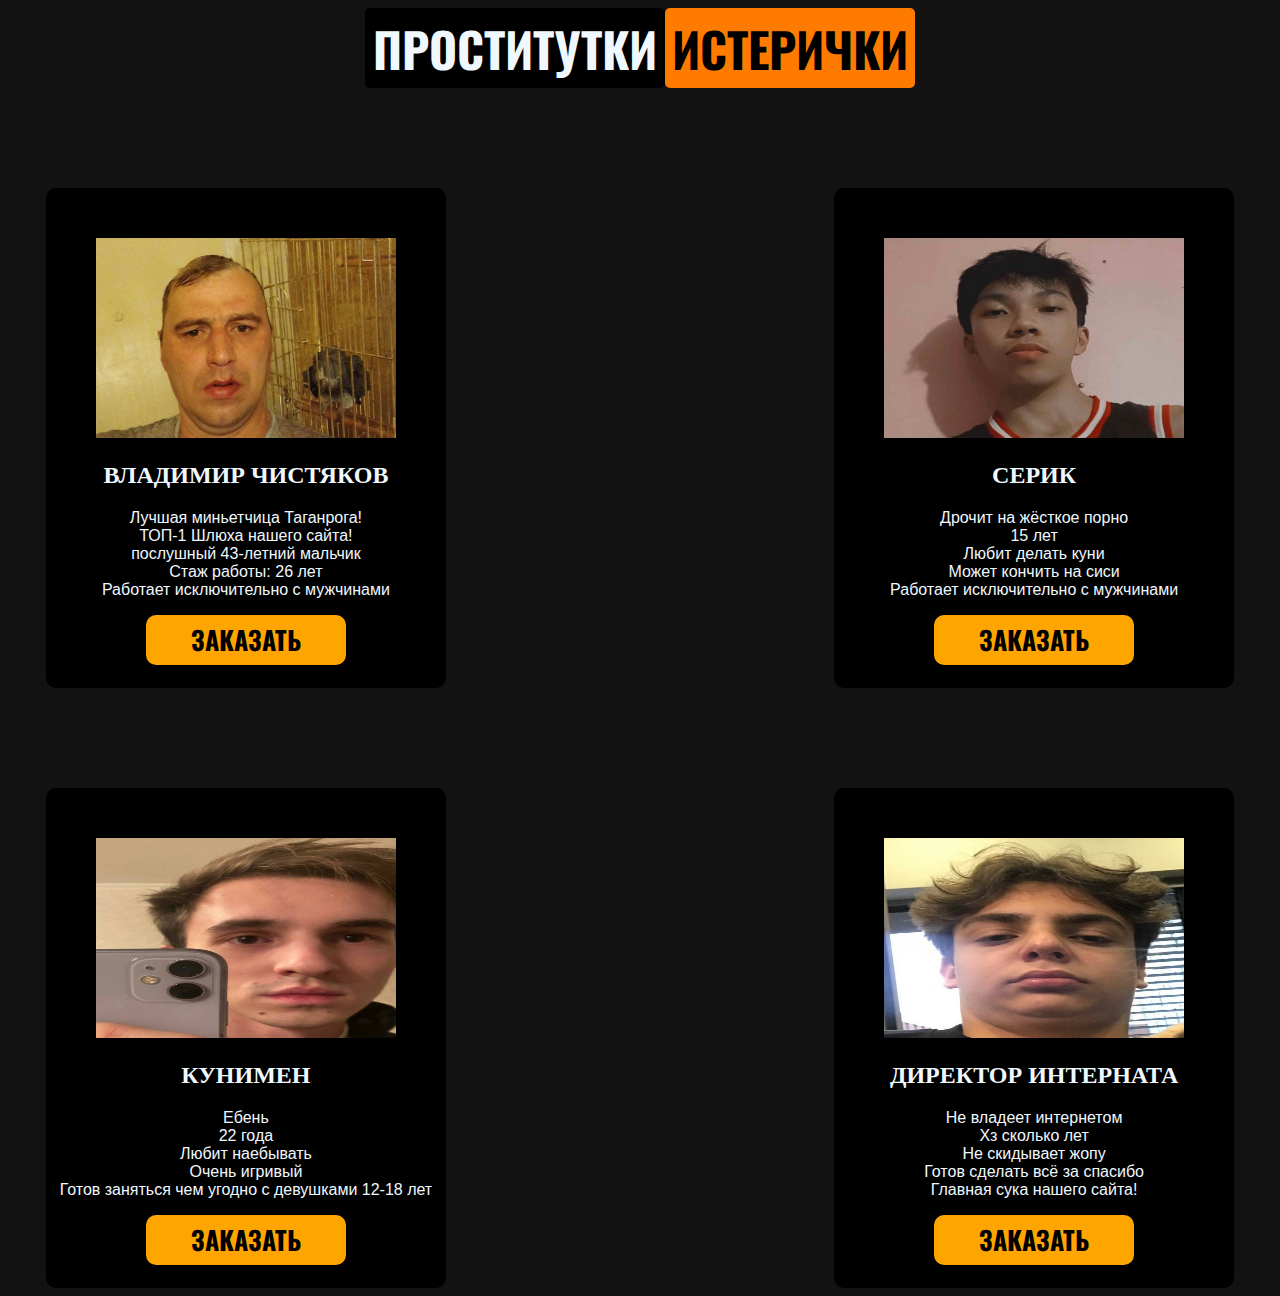
<file: index.html>
<!DOCTYPE html>
<html lang="en">
<head>
    <meta charset="UTF-8">
    <meta name="viewport" content="width=device-width, initial-scale=1.0">
    <title>prostitutki-isterichki.com</title>
    <link rel="preconnect" href="https://fonts.googleapis.com">
<link rel="preconnect" href="https://fonts.gstatic.com" crossorigin>
<link href="https://fonts.googleapis.com/css2?family=Oswald:wght@200..700&display=swap" rel="stylesheet">
<link rel="preconnect" href="https://fonts.googleapis.com">
<link rel="preconnect" href="https://fonts.gstatic.com" crossorigin>
<link href="https://fonts.googleapis.com/css2?family=Playfair+Display:ital,wght@0,400..900;1,400..900&display=swap" rel="stylesheet">
    <link rel="stylesheet" href="css/style.css">
</head>
<body>
    <div class="wrapper">
        <div class="titleparts">
        <div class="first_part"><h1 class="title_part_one">ПРОСТИТУТКИ</h1></div>
        <div class="second_part"><h1 class="title_part_two">ИСТЕРИЧКИ</h1></div>
        </div>
        </div>
        <div class="whores">
            <div class="whore1">
                <img class="img" src="img/img1.jpg" alt="">
                <h2 class="name1">ВЛАДИМИР ЧИСТЯКОВ</h2>
                <p class="p1">
                    Лучшая миньетчица Таганрога! <br> ТОП-1 Шлюха нашего сайта! <br>послушный 43-летний мальчик <br>
                    Стаж работы: 26 лет <br>
                    Работает исключительно с мужчинами
                </p>
                <button class="order1"><a class="link" href="index1.html">ЗАКАЗАТЬ</a></button>
            </div>
            <div class="whore2">
                <img class="img" src="img/img2.jpg" alt="">
                <h2 class="name1">СЕРИК</h2>
                <p class="p1">Дрочит на жёсткое порно <br> 15 лет <br> Любит делать куни <br> Может кончить на сиси <br> Работает исключительно с мужчинами</p>
                <button class="order2"><a class="link" href="index2.html">ЗАКАЗАТЬ</a></button>
            </div>
            <div class="whore3">
                <img class="img" src="img/img3.jpg" alt="">
                <h2 class="name1">КУНИМЕН</h2>
                <p class="p1">Ебень <br> 22 года <br>Любит наебывать <br> Очень игривый <br> Готов заняться чем угодно с девушками 12-18 лет</p>
                <button class="order3"><a class="link" href="index3.html">ЗАКАЗАТЬ</a></button>
            </div>
            <div class="whore4">
                <img class="img" src="img/img4.jpg" alt="">
                <h2 class="name1">ДИРЕКТОР ИНТЕРНАТА</h2>
                <p class="p1">Не владеет интернетом<br>Хз сколько лет<br>Не скидывает жопу<br>Готов сделать всё за спасибо<br>Главная сука нашего сайта!</p>
                <button class="order3"><a class="link" href="index4.html">ЗАКАЗАТЬ</a></button>
            </div>
        </div>
    </div>
</body>
</html>
</file>
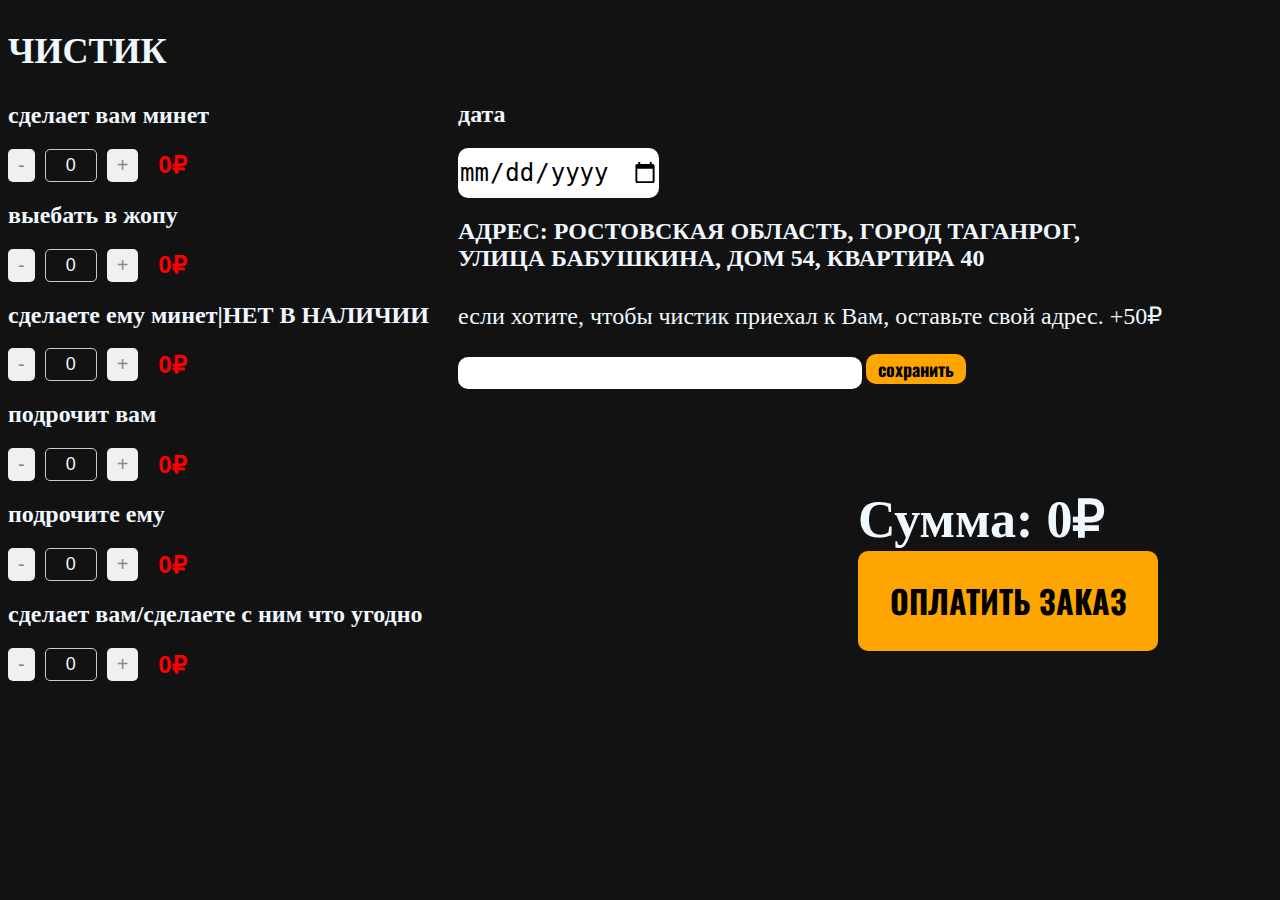
<file: index1.html>
<!DOCTYPE html>
<html lang="en">
<head>
    <meta charset="UTF-8">
    <meta name="viewport" content="width=device-width, initial-scale=1.0">
    <title>prostitutki-isterichki.com</title>
    <link rel="preconnect" href="https://fonts.googleapis.com">
<link rel="preconnect" href="https://fonts.gstatic.com" crossorigin>
<link href="https://fonts.googleapis.com/css2?family=Oswald:wght@200..700&display=swap" rel="stylesheet">
<link rel="preconnect" href="https://fonts.googleapis.com">
<link rel="preconnect" href="https://fonts.gstatic.com" crossorigin>
<link href="https://fonts.googleapis.com/css2?family=Playfair+Display:ital,wght@0,400..900;1,400..900&display=swap" rel="stylesheet">
    <link rel="stylesheet" href="css/style.css">
</head>
<body>
    <div class="form1">
        <h2 class="whore_name1">ЧИСТИК</h2>
    </div>
    <h2 class="service">сделает вам минет</h2>

    <div class="counter-container">
        <button class="counter-btn decrease" data-id="1">-</button>
        <div class="counter-value" id="counter-1">0</div>
        <button class="counter-btn increase" data-id="1">+</button>
    
        <div class="price-container">
            <span class="new-price" id="total-price-1">0₽</span>
        </div>
    </div>
    <h2 class="service">выебать в жопу</h2>
    <div class="counter-container">
        <button class="counter-btn decrease" data-id="2">-</button>
        <div class="counter-value" id="counter-2">0</div>
        <button class="counter-btn increase" data-id="2">+</button>
    
        <div class="price-container">
            <span class="new-price" id="total-price-2">0₽</span>
        </div>
    </div>
    <h2 class="service">сделаете ему минет|НЕТ В НАЛИЧИИ</h2>
    <div class="counter-container">
        <button class="counter-btn decrease" data-id="3">-</button>
        <div class="counter-value" id="counter-3">0</div>
        <button class="counter-btn increase" data-id="3">+</button>
    
        <div class="price-container">
            <span class="new-price" id="total-price-3">0₽</span>
        </div>
    </div>
    <h2 class="service">подрочит вам</h2>
    <div class="counter-container">
        <button class="counter-btn decrease" data-id="4">-</button>
        <div class="counter-value" id="counter-4">0</div>
        <button class="counter-btn increase" data-id="4">+</button>
    
        <div class="price-container">
            <span class="new-price" id="total-price-4">0₽</span>
        </div>
    </div>
    <h2 class="service">подрочите ему</h2>
    <div class="counter-container">
        <button class="counter-btn decrease" data-id="5">-</button>
        <div class="counter-value" id="counter-5">0</div>
        <button class="counter-btn increase" data-id="5">+</button>
    
        <div class="price-container">
            <span class="new-price" id="total-price-5">0₽</span>
        </div>
        </div>
        <h2 class="service">сделает вам/сделаете с ним что угодно</h2>
        <div class="counter-container">
            <button class="counter-btn decrease" data-id="6">-</button>
            <div class="counter-value" id="counter-6">0</div>
            <button class="counter-btn increase" data-id="6">+</button>
        
            <div class="price-container">
                <span class="new-price" id="total-price-6">0₽</span>
            </div>
            </div>
    </div>
    <script>
     const prices = {
    1: 10,
    2: 20,
    3: 5,
    4: 7,
    5: 5,
    6: 10
}; // Цена за единицу товара

document.querySelectorAll('.counter-btn').forEach(button => {
    button.addEventListener('click', (event) => {
        const id = event.target.getAttribute('data-id');
        const counterElement = document.getElementById(`counter-${id}`);
        const totalPriceElement = document.getElementById(`total-price-${id}`);
        let count = parseInt(counterElement.textContent);

        if (event.target.classList.contains('increase')) {
            count++;
        } else if (event.target.classList.contains('decrease') && count > 0) {
            count--;
        }

        counterElement.textContent = count;
        const total = count * prices[id];
        totalPriceElement.textContent = `${total}₽`;
        calculateTotal();
    });
});

function calculateTotal() {
    // Цены для каждого товара
    const prices = [10, 20, 5, 7, 5, 100];
    
    // Получаем значения счётчиков
    let counter1 = parseInt(document.getElementById('counter-1').textContent) || 0;
    let counter2 = parseInt(document.getElementById('counter-2').textContent) || 0;
    let counter3 = parseInt(document.getElementById('counter-3').textContent) || 0;
    let counter4 = parseInt(document.getElementById('counter-4').textContent) || 0;
    let counter5 = parseInt(document.getElementById('counter-5').textContent) || 0;
    let counter6 = parseInt(document.getElementById('counter-6').textContent) || 0;
    
    // Вычисляем общую сумму
    let total = (counter1 * prices[0]) +
                (counter2 * prices[1]) +
                (counter3 * prices[2]) +
                (counter4 * prices[3]) +
                (counter5 * prices[4]) +
                (counter6 * prices[5]);
    
    // Обновляем сумму на странице
    document.getElementById('totalAmount').innerText = total;
}
    </script>
    
   
    <div class="all">
        <div class="date">
            <h2>дата</h2>
            <input class="inputdate" type="date">
        </div>
        <h2 class="address">АДРЕС: РОСТОВСКАЯ ОБЛАСТЬ, ГОРОД ТАГАНРОГ,<br> УЛИЦА БАБУШКИНА, ДОМ 54, КВАРТИРА 40</h2>
        <p class="address_client">если хотите, чтобы чистик приехал к Вам, оставьте свой адрес. +50₽</p>
        <input class="address_input"type="text">
        <button class="submit_button">сохранить</button>
    </div>
    <div class="totaltotal">
        <h3 class="total">Сумма: <span id="totalAmount">0</span>₽</h3>
        <button class="payment"><a class="paymentlink" href="https://www.donationalerts.com/r/veeties">ОПЛАТИТЬ ЗАКАЗ</a></button>
        </div>
</body>
</html>
</file>
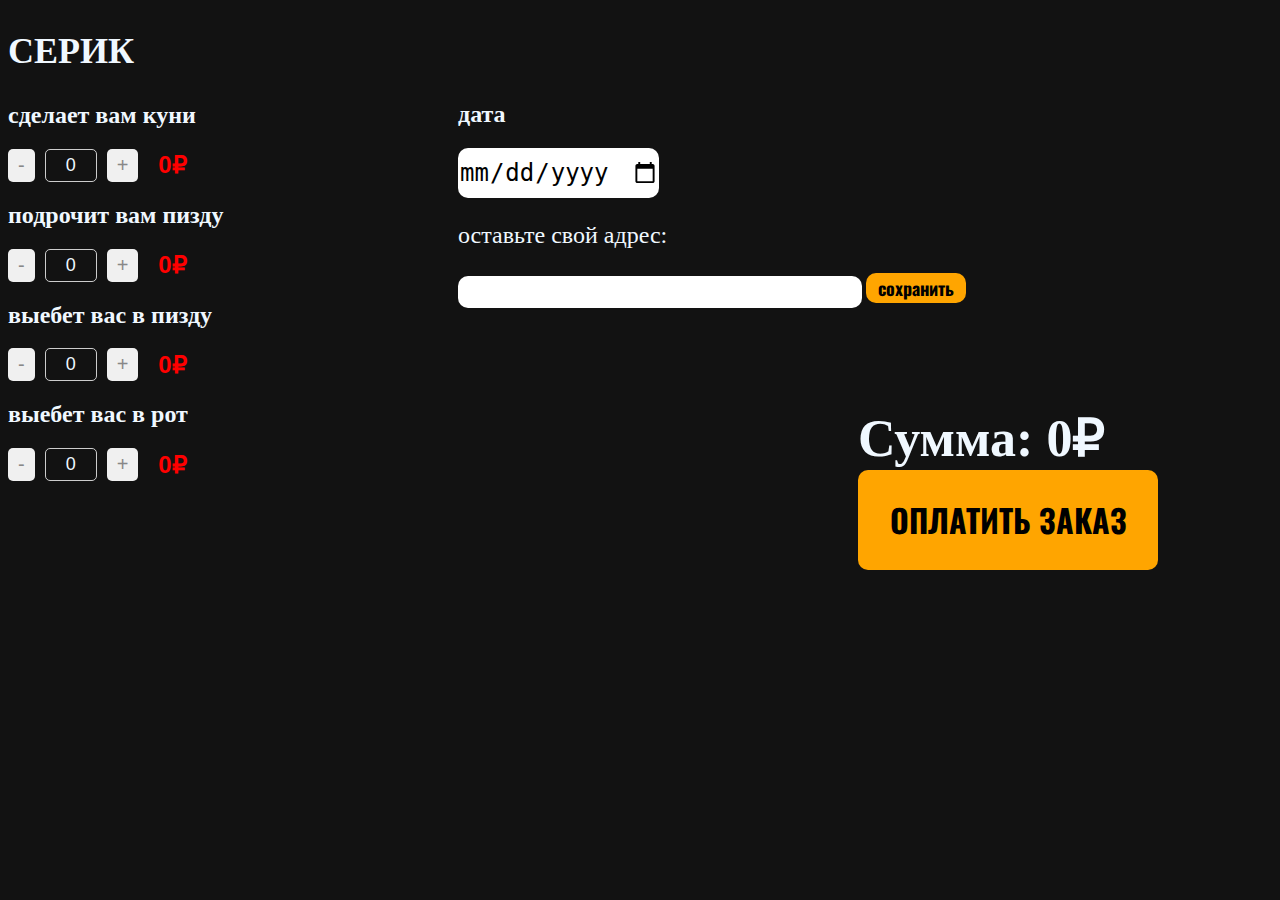
<file: index2.html>
<!DOCTYPE html>
<html lang="en">
<head>
    <meta charset="UTF-8">
    <meta name="viewport" content="width=device-width, initial-scale=1.0">
    <title>prostitutki-isterichki.com</title>
    <link rel="preconnect" href="https://fonts.googleapis.com">
<link rel="preconnect" href="https://fonts.gstatic.com" crossorigin>
<link href="https://fonts.googleapis.com/css2?family=Oswald:wght@200..700&display=swap" rel="stylesheet">
<link rel="preconnect" href="https://fonts.googleapis.com">
<link rel="preconnect" href="https://fonts.gstatic.com" crossorigin>
<link href="https://fonts.googleapis.com/css2?family=Playfair+Display:ital,wght@0,400..900;1,400..900&display=swap" rel="stylesheet">
    <link rel="stylesheet" href="css/style.css">
</head>
<body>
    <div class="form1">
        <h2 class="whore_name1">СЕРИК</h2>
    </div>
    <h2 class="service">сделает вам куни</h2>

    <div class="counter-container">
        <button class="counter-btn decrease" data-id="1">-</button>
        <div class="counter-value" id="counter-1">0</div>
        <button class="counter-btn increase" data-id="1">+</button>
    
        <div class="price-container">
            <span class="new-price" id="total-price-1">0₽</span>
        </div>
    </div>
    <h2 class="service">подрочит вам пизду</h2>
    <div class="counter-container">
        <button class="counter-btn decrease" data-id="2">-</button>
        <div class="counter-value" id="counter-2">0</div>
        <button class="counter-btn increase" data-id="2">+</button>
    
        <div class="price-container">
            <span class="new-price" id="total-price-2">0₽</span>
        </div>
    </div>
    <h2 class="service">выебет вас в пизду</h2>
    <div class="counter-container">
        <button class="counter-btn decrease" data-id="3">-</button>
        <div class="counter-value" id="counter-3">0</div>
        <button class="counter-btn increase" data-id="3">+</button>
    
        <div class="price-container">
            <span class="new-price" id="total-price-3">0₽</span>
        </div>
    </div>
    <h2 class="service">выебет вас в рот</h2>
    <div class="counter-container">
        <button class="counter-btn decrease" data-id="4">-</button>
        <div class="counter-value" id="counter-4">0</div>
        <button class="counter-btn increase" data-id="4">+</button>
    
        <div class="price-container">
            <span class="new-price" id="total-price-4">0₽</span>
        </div>
    </div>
    <script>
     const prices = {
    1: 5000,
    2: 2000,
    3: 3000,
    4: 4000,
    5: 0,
    6: 0

}; // Цена за единицу товара

document.querySelectorAll('.counter-btn').forEach(button => {
    button.addEventListener('click', (event) => {
        const id = event.target.getAttribute('data-id');
        const counterElement = document.getElementById(`counter-${id}`);
        const totalPriceElement = document.getElementById(`total-price-${id}`);
        let count = parseInt(counterElement.textContent);

        if (event.target.classList.contains('increase')) {
            count++;
        } else if (event.target.classList.contains('decrease') && count > 0) {
            count--;
        }

        counterElement.textContent = count;
        const total = count * prices[id];
        totalPriceElement.textContent = `${total}₽`;
        calculateTotal();
    });
});

function calculateTotal() {
    // Цены для каждого товара
    const prices = [5000, 2000, 3000, 4000, 0, 0];
    
    // Получаем значения счётчиков
    let counter1 = parseInt(document.getElementById('counter-1').textContent) || 0;
    let counter2 = parseInt(document.getElementById('counter-2').textContent) || 0;
    let counter3 = parseInt(document.getElementById('counter-3').textContent) || 0;
    let counter4 = parseInt(document.getElementById('counter-4').textContent) || 0;
    
    // Вычисляем общую сумму
    let total = (counter1 * prices[0]) +
                (counter2 * prices[1]) +
                (counter3 * prices[2]) +
                (counter4 * prices[3]);
                
    
    // Обновляем сумму на странице
    document.getElementById('totalAmount').innerText = total;
}
    </script>
    <div class="allserik">
    <div class="dateserik">
        <h2>дата</h2>
        <input class="inputdate" type="date">
        <p class="address_client_serik">оставьте свой адрес:</p>
        <input class="address_input"type="text">
    <button class="submit_button">сохранить</button>
    </div>
    </div>
    <div class="totaltotalserik">
    <h3 class="total">Сумма: <span id="totalAmount">0</span>₽</h3>
    <button class="payment"><a class="paymentlink" href="https://www.donationalerts.com/r/veeties">ОПЛАТИТЬ ЗАКАЗ</a></button>
    </div>
  
</body>
</html>
</file>
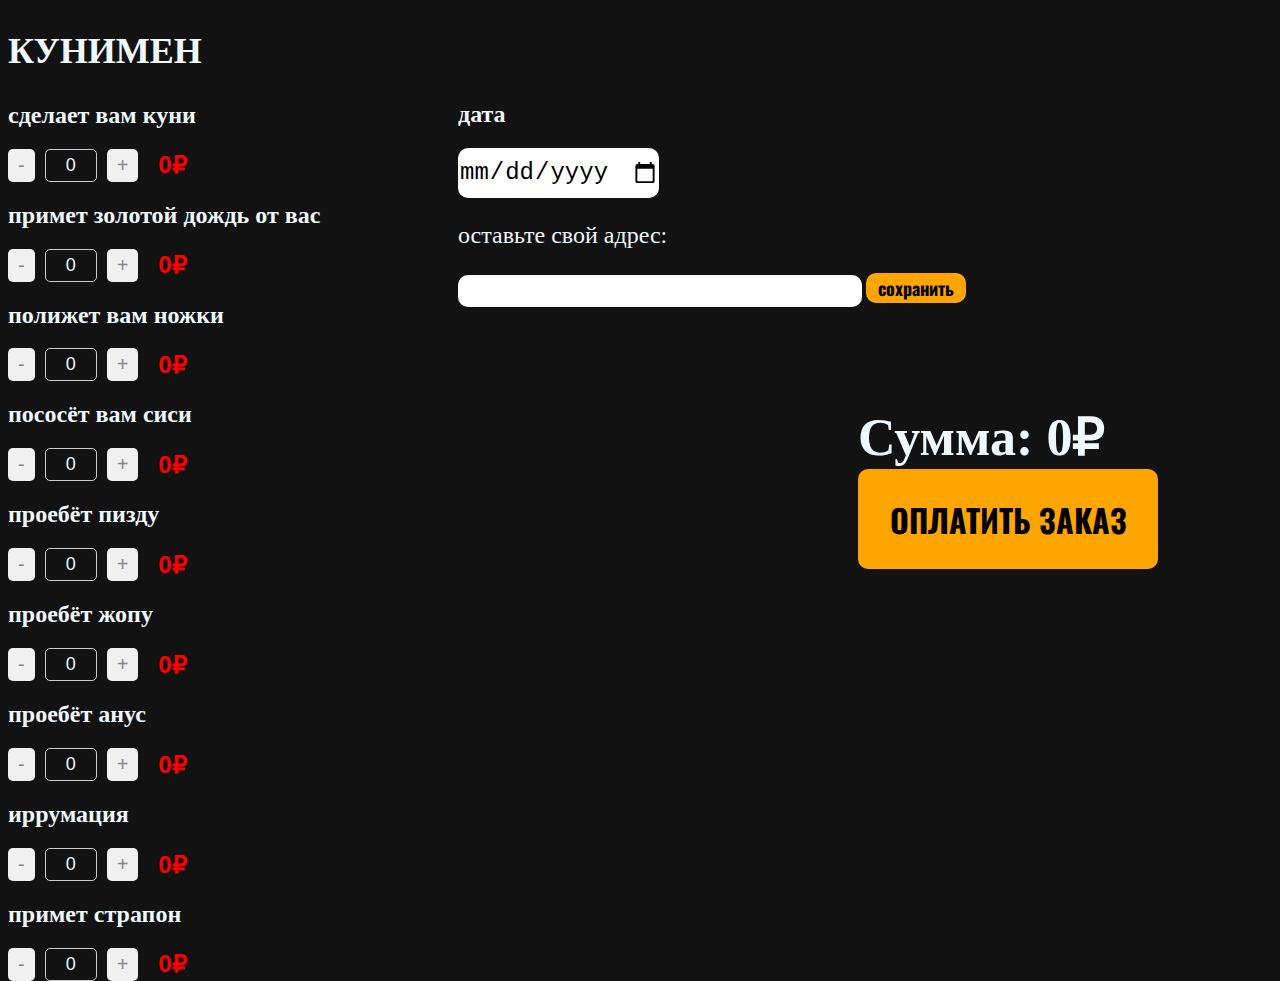
<file: index3.html>
<!DOCTYPE html>
<html lang="en">
<head>
    <meta charset="UTF-8">
    <meta name="viewport" content="width=device-width, initial-scale=1.0">
    <title>prostitutki-isterichki.com</title>
    <link rel="preconnect" href="https://fonts.googleapis.com">
<link rel="preconnect" href="https://fonts.gstatic.com" crossorigin>
<link href="https://fonts.googleapis.com/css2?family=Oswald:wght@200..700&display=swap" rel="stylesheet">
<link rel="preconnect" href="https://fonts.googleapis.com">
<link rel="preconnect" href="https://fonts.gstatic.com" crossorigin>
<link href="https://fonts.googleapis.com/css2?family=Playfair+Display:ital,wght@0,400..900;1,400..900&display=swap" rel="stylesheet">
    <link rel="stylesheet" href="css/style.css">
</head>
<body>
    <div class="form1">
        <h2 class="whore_name1">КУНИМЕН</h2>
    </div>
    <h2 class="service">сделает вам куни</h2>

    <div class="counter-container">
        <button class="counter-btn decrease" data-id="1">-</button>
        <div class="counter-value" id="counter-1">0</div>
        <button class="counter-btn increase" data-id="1">+</button>
    
        <div class="price-container">
            <span class="new-price" id="total-price-1">0₽</span>
        </div>
    </div>
    <h2 class="service">примет золотой дождь от вас</h2>
    <div class="counter-container">
        <button class="counter-btn decrease" data-id="2">-</button>
        <div class="counter-value" id="counter-2">0</div>
        <button class="counter-btn increase" data-id="2">+</button>
    
        <div class="price-container">
            <span class="new-price" id="total-price-2">0₽</span>
        </div>
    </div>
    <h2 class="service">полижет вам ножки</h2>
    <div class="counter-container">
        <button class="counter-btn decrease" data-id="3">-</button>
        <div class="counter-value" id="counter-3">0</div>
        <button class="counter-btn increase" data-id="3">+</button>
    
        <div class="price-container">
            <span class="new-price" id="total-price-3">0₽</span>
        </div>
    </div>
    <h2 class="service">пососёт вам сиси</h2>
    <div class="counter-container">
        <button class="counter-btn decrease" data-id="4">-</button>
        <div class="counter-value" id="counter-4">0</div>
        <button class="counter-btn increase" data-id="4">+</button>
    
        <div class="price-container">
            <span class="new-price" id="total-price-4">0₽</span>
        </div>
    </div>
    <h2 class="service">проебёт пизду</h2>
    <div class="counter-container">
        <button class="counter-btn decrease" data-id="5">-</button>
        <div class="counter-value" id="counter-5">0</div>
        <button class="counter-btn increase" data-id="5">+</button>
    
        <div class="price-container">
            <span class="new-price" id="total-price-5">0₽</span>
        </div>
        </div>
        <h2 class="service">проебёт жопу</h2>
        <div class="counter-container">
            <button class="counter-btn decrease" data-id="6">-</button>
            <div class="counter-value" id="counter-6">0</div>
            <button class="counter-btn increase" data-id="6">+</button>
        
            <div class="price-container">
                <span class="new-price" id="total-price-6">0₽</span>
            </div>
            </div>
        <h2 class="service">проебёт анус</h2>
        <div class="counter-container">
            <button class="counter-btn decrease" data-id="7">-</button>
            <div class="counter-value" id="counter-7">0</div>
            <button class="counter-btn increase" data-id="7">+</button>
            
            <div class="price-container">
                <span class="new-price" id="total-price-7">0₽</span>
            </div>
            </div>

        <h2 class="service">иррумация</h2>
        <div class="counter-container">
            <button class="counter-btn decrease" data-id="8">-</button>
            <div class="counter-value" id="counter-8">0</div>
            <button class="counter-btn increase" data-id="8">+</button>
            
            <div class="price-container">
                <span class="new-price" id="total-price-8">0₽</span>
            </div>
            </div>

        <h2 class="service">примет страпон</h2>
        <div class="counter-container">
            <button class="counter-btn decrease" data-id="9">-</button>
            <div class="counter-value" id="counter-9">0</div>
            <button class="counter-btn increase" data-id="9">+</button>
            
            <div class="price-container">
                    <span class="new-price" id="total-price-9">0₽</span>
            </div>
            </div>    
                
    </div>
    <script>
     const prices = {
    1: 2030,
    2: 1089,
    3: 3438,
    4: 2936,
    5: 1570,
    6: 2367,
    7: 4217,
    8: 1044,
    9: 1918
}; // Цена за единицу товара

document.querySelectorAll('.counter-btn').forEach(button => {
    button.addEventListener('click', (event) => {
        const id = event.target.getAttribute('data-id');
        const counterElement = document.getElementById(`counter-${id}`);
        const totalPriceElement = document.getElementById(`total-price-${id}`);
        let count = parseInt(counterElement.textContent);

        if (event.target.classList.contains('increase')) {
            count++;
        } else if (event.target.classList.contains('decrease') && count > 0) {
            count--;
        }

        counterElement.textContent = count;
        const total = count * prices[id];
        totalPriceElement.textContent = `${total}₽`;
        calculateTotal();
    });
});

function calculateTotal() {
    // Цены для каждого товара
    const prices = [2030, 1089, 3438, 2936, 1570, 2367, 4217, 1044, 1918];
    
    // Получаем значения счётчиков
    let counter1 = parseInt(document.getElementById('counter-1').textContent) || 0;
    let counter2 = parseInt(document.getElementById('counter-2').textContent) || 0;
    let counter3 = parseInt(document.getElementById('counter-3').textContent) || 0;
    let counter4 = parseInt(document.getElementById('counter-4').textContent) || 0;
    let counter5 = parseInt(document.getElementById('counter-5').textContent) || 0;
    let counter6 = parseInt(document.getElementById('counter-6').textContent) || 0;
    let counter7 = parseInt(document.getElementById('counter-7').textContent) || 0;
    let counter8 = parseInt(document.getElementById('counter-8').textContent) || 0;
    let counter9 = parseInt(document.getElementById('counter-9').textContent) || 0;

    // Вычисляем общую сумму
    let total = (counter1 * prices[0]) +
                (counter2 * prices[1]) +
                (counter3 * prices[2]) +
                (counter4 * prices[3]) +
                (counter5 * prices[4]) +
                (counter6 * prices[5]) +
                (counter7 * prices[6]) +
                (counter8 * prices[7]) +
                (counter9 * prices[8]);
    
    // Обновляем сумму на странице
    document.getElementById('totalAmount').innerText = total;
}
    </script>
    <div class="allkunimen">
    <div class="datekunimen">
        <h2>дата</h2>
        <input class="inputdate" type="date">
        <p class="address_client_serik">оставьте свой адрес:</p>
    <input class="address_input"type="text">
    <button class="submit_button">сохранить</button>
    </div>
    </div>
    <div class="totaltotalkunimen">
    <h3 class="total">Сумма: <span id="totalAmount">0</span>₽</h3>
    <button class="payment"><a class="paymentlink" href="https://www.donationalerts.com/r/veeties">ОПЛАТИТЬ ЗАКАЗ</a></button>
    
</div>
</body>
</html>
</file>
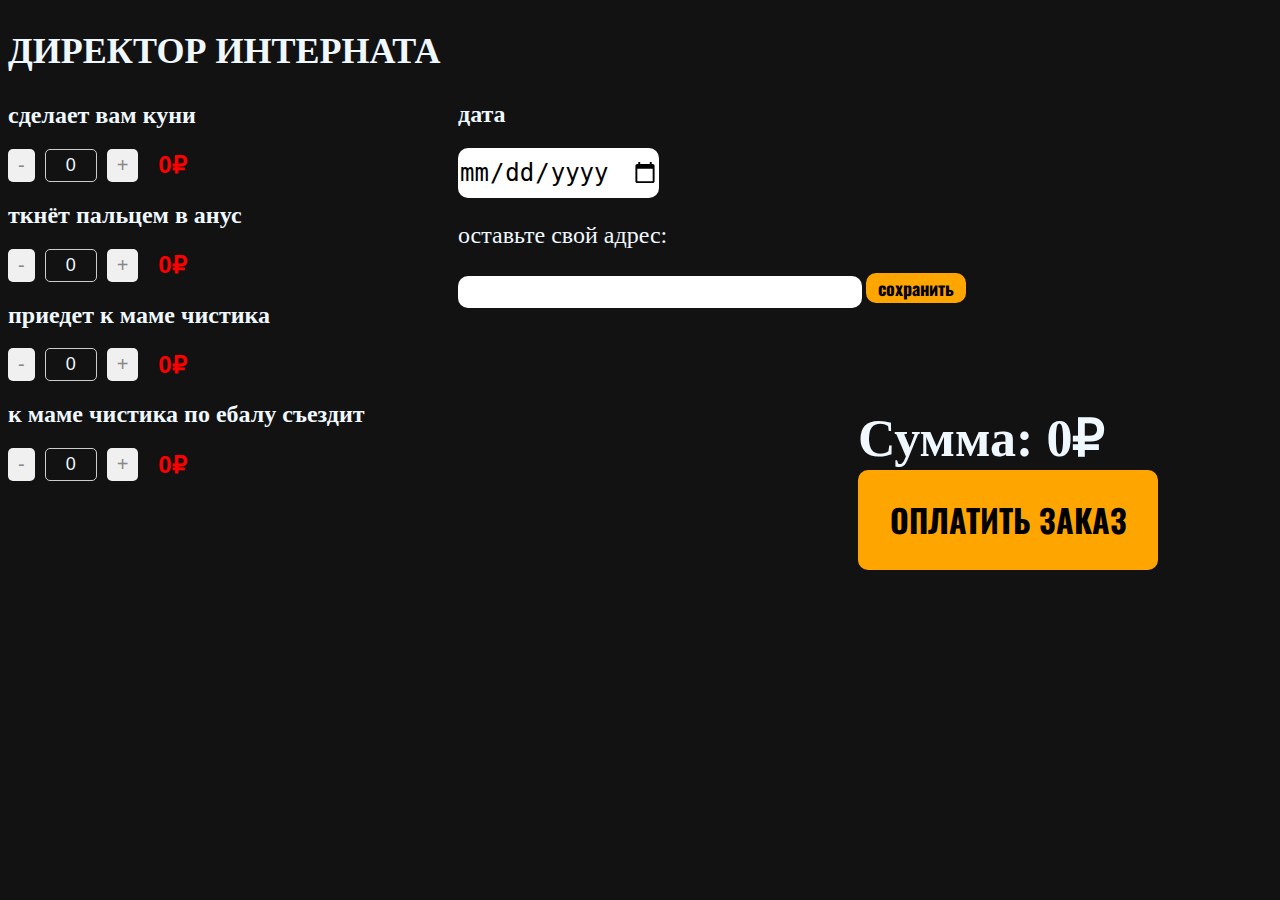
<file: index4.html>
<!DOCTYPE html>
<html lang="en">
<head>
    <meta charset="UTF-8">
    <meta name="viewport" content="width=device-width, initial-scale=1.0">
    <title>prostitutki-isterichki.com</title>
    <link rel="preconnect" href="https://fonts.googleapis.com">
<link rel="preconnect" href="https://fonts.gstatic.com" crossorigin>
<link href="https://fonts.googleapis.com/css2?family=Oswald:wght@200..700&display=swap" rel="stylesheet">
<link rel="preconnect" href="https://fonts.googleapis.com">
<link rel="preconnect" href="https://fonts.gstatic.com" crossorigin>
<link href="https://fonts.googleapis.com/css2?family=Playfair+Display:ital,wght@0,400..900;1,400..900&display=swap" rel="stylesheet">
    <link rel="stylesheet" href="css/style.css">
</head>
<body>
    <div class="form1">
        <h2 class="whore_name1">ДИРЕКТОР ИНТЕРНАТА</h2>
    </div>
    <h2 class="service">сделает вам куни</h2>

    <div class="counter-container">
        <button class="counter-btn decrease" data-id="1">-</button>
        <div class="counter-value" id="counter-1">0</div>
        <button class="counter-btn increase" data-id="1">+</button>
    
        <div class="price-container">
            <span class="new-price" id="total-price-1">0₽</span>
        </div>
    </div>
    <h2 class="service">ткнёт пальцем в анус</h2>
    <div class="counter-container">
        <button class="counter-btn decrease" data-id="2">-</button>
        <div class="counter-value" id="counter-2">0</div>
        <button class="counter-btn increase" data-id="2">+</button>
    
        <div class="price-container">
            <span class="new-price" id="total-price-2">0₽</span>
        </div>
    </div>
    <h2 class="service">приедет к маме чистика</h2>
    <div class="counter-container">
        <button class="counter-btn decrease" data-id="3">-</button>
        <div class="counter-value" id="counter-3">0</div>
        <button class="counter-btn increase" data-id="3">+</button>
    
        <div class="price-container">
            <span class="new-price" id="total-price-3">0₽</span>
        </div>
    </div>
    <h2 class="service">к маме чистика по ебалу съездит</h2>
    <div class="counter-container">
        <button class="counter-btn decrease" data-id="4">-</button>
        <div class="counter-value" id="counter-4">0</div>
        <button class="counter-btn increase" data-id="4">+</button>
    
        <div class="price-container">
            <span class="new-price" id="total-price-4">0₽</span>
        </div>
    </div>
    <script>
     const prices = {
    1: 1000,
    2: 100,
    3: 120,
    4: 1

}; // Цена за единицу товара

document.querySelectorAll('.counter-btn').forEach(button => {
    button.addEventListener('click', (event) => {
        const id = event.target.getAttribute('data-id');
        const counterElement = document.getElementById(`counter-${id}`);
        const totalPriceElement = document.getElementById(`total-price-${id}`);
        let count = parseInt(counterElement.textContent);

        if (event.target.classList.contains('increase')) {
            count++;
        } else if (event.target.classList.contains('decrease') && count > 0) {
            count--;
        }

        counterElement.textContent = count;
        const total = count * prices[id];
        totalPriceElement.textContent = `${total}₽`;
        calculateTotal();
    });
});

function calculateTotal() {
    // Цены для каждого товара
    const prices = [1000, 100, 120, 1];
    
    // Получаем значения счётчиков
    let counter1 = parseInt(document.getElementById('counter-1').textContent) || 0;
    let counter2 = parseInt(document.getElementById('counter-2').textContent) || 0;
    let counter3 = parseInt(document.getElementById('counter-3').textContent) || 0;
    let counter4 = parseInt(document.getElementById('counter-4').textContent) || 0;
    
    // Вычисляем общую сумму
    let total = (counter1 * prices[0]) +
                (counter2 * prices[1]) +
                (counter3 * prices[2]) +
                (counter4 * prices[3]);
                
    
    // Обновляем сумму на странице
    document.getElementById('totalAmount').innerText = total;
}
    </script>
    <div class="allserik">
    <div class="dateserik">
        <h2>дата</h2>
        <input class="inputdate" type="date">
        <p class="address_client_serik">оставьте свой адрес:</p>
        <input class="address_input"type="text">
    <button class="submit_button">сохранить</button>
    </div>
    </div>
    <div class="totaltotalserik">
    <h3 class="total">Сумма: <span id="totalAmount">0</span>₽</h3>
    <button class="payment"><a class="paymentlink" href="https://www.donationalerts.com/r/veeties">ОПЛАТИТЬ ЗАКАЗ</a></button>
    </div>
  
</body>
</html>
</file>
<file: css/style.css>
.title_part_one{
    font-size: 48px;
    font-family: Oswald;
    color: aliceblue;
    text-align: center;
    margin-left: auto;
    margin-top: 5px; 
}
.first_part{
    background-color: black;
    width: 300px;
    border-radius: 5px;
    height: 80px;
}
.wrapper{
    display: flex;
    align-items: center;
    flex-direction: column;
}
.title_part_two{
    font-size: 48px;
    font-family: Oswald;
    color: rgb(0, 0, 0);
    text-align: center;
    margin-right: auto;
    margin-top: 5px;
}
.second_part{
    background-color: rgb(255, 123, 0);
    width: 250px;
    border-radius: 5px;
    height: 80px;
}
.titleparts{
    display: flex;
    align-items: center;
}
body{
    background-color: rgb(18, 18, 18);
}
.p1{
    font-weight: 100;
    font-family: Arial, Helvetica, sans-serif;
}
.whore_name1{
    font-size: 36px;
    color: aliceblue;
}
.whores{
  display: flex;
  flex-direction: row;
  align-content: center;
  justify-content: space-between;
  color: aliceblue;
  text-align: center;
  width: auto;
  flex-wrap: wrap;
}
.whore1{
    background-color: black;
    width: 400px;
    height: 500px;
    margin-top: 100px;
    border-radius: 10px;
}
.whore2{
    background-color: black;
    width: 400px;
    height: 500px;
    margin-top: 100px;
    border-radius: 10px;
}
.whore3{
    background-color: black;
    width: 400px;
    height: 500px;
    margin-top: 100px;
    border-radius: 10px;
}
.whore4{
    background-color: black;
    width: 400px;
    height: 500px;
    margin-top: 100px;
    border-radius: 10px;
}
.img{
    width: 300px;
    height: 200px;
    margin-top: 50px;
}
.order1{
    width: 200px;
    height: 50px;
    background-color: orange;
    border: none;
    border-radius: 10px;
    font-size: 26px;
    font-family: Oswald;
    font-weight: bold;
}
.order2{
    width: 200px;
    height: 50px;
    background-color: orange;
    border: none;
    border-radius: 10px;
    font-size: 26px;
    font-family: Oswald;
    font-weight: bold;
}
.order3{
    width: 200px;
    height: 50px;
    background-color: orange;
    border: none;
    border-radius: 10px;
    font-size: 26px;
    font-family: Oswald;
    font-weight: bold;
}
.order:hover{
    background-color: rgb(193, 125, 0);
}
.link{
    color: black;
    text-decoration: none;
}
.service{
    color: aliceblue;
}
.total{
    color: aliceblue;
    font-size: 52px;
}
.totaltotal{
    margin-top: 100px;
    margin-left: 1000px;
}
.totaltotalserik{
    margin-top: 100px;
    margin-left: 1000px;
}
.totaltotalkunimen{
    margin-top: 100px;
    margin-left: 1000px;
}
.payment{
    width: 300px;
    height: 100px;
    border-radius: 10px;
    background-color: orange;
    border: none;
    font-size: 32px;
    margin-top: -50px;
}
.paymentlink{
    text-decoration: none;
    color: black;
    font-family: Oswald;
    font-weight: bold;
}
.payment:hover{
    background-color: rgb(193, 125, 0);
}
.date{
    color: aliceblue;
}
.inputdate{
    width: 200px;
    height: 50px;
    border-radius: 10px;
    font-size: 24px;
    border: none;
}
.address{
    color: aliceblue;
}
.address_client{
    margin-top: 30px;
    color: aliceblue;
    font-size: 24px;
}
.address_input{
    width: 400px;
    height: 30px;
    border: none;
    border-radius: 10px;
}
.submit_button{
    width: 100px;
    height: 30px;
    background-color: orange;
    color: black;
    border: none;
    border-radius: 10px;
    font-family: Oswald;
    font-size: 18px;
    font-weight: bold;
}
.submit_button:hover{
    background-color: rgb(193, 125, 0);
}
.all{
    margin-top: -600px;
    margin-left: 600px;
}
.allserik{
    margin-top: -400px;
    margin-left: 600px;
}
.allkunimen{
    margin-top: -400px;
    margin-left: 600px;
}
.dateserik{
    color: aliceblue;
}
.address_client_serik{
    color: aliceblue;
    font-size: 24px;
}
.datekunimen{
    margin-top: -900px;
    color: aliceblue;
}
/* counter */
.counter-container {
    display: flex;
    align-items: center;
    font-family: Arial, sans-serif;
    margin-bottom: 20px;
    flex-wrap: wrap;
}

.counter-btn {
    font-size: 20px;
    padding: 5px 10px;
    cursor: pointer;
    border: none;
    background-color: #f0f0f0;
    color: #888;
    border-radius: 5px;
}

.counter-value {
    width: 40px;
    text-align: center;
    font-size: 18px;
    margin: 0 10px;
    border: 1px solid #ccc;
    padding: 5px;
    border-radius: 5px;
    color: aliceblue;
}

.price-container {
    font-size: 24px;
    margin-left: 20px;
}

.new-price {
    color: red;
    font-weight: bold;
}

/* adaptazia */
@media screen and  (max-width: 1683px){
    .whores{
       gap: 1%;
    }
}
@media screen and  (max-width: 1480px){
    .whores{
        padding: 0 3%;
    }
}
@media screen and  (max-width: 876px){
    .whores{
        padding: 0 27%;
    }
}
@media screen and  (max-width: 850px){
    .whores{
        padding: 0 25%;
    }
}
@media screen and  (max-width: 780px){
    .whores{
        padding: 0 23%;
    }
}
@media screen and  (max-width: 730px){
    .whores{
        padding: 0 21%;
    }
}
@media screen and  (max-width: 650px){
    .whores{
        padding: 0 19%;
    }
}
@media screen and  (max-width: 600px){
    .whores{
        padding: 0 17%;
    }
}

/* index1 adaptazia */
@media screen and  (max-width: 1404px){
    .all{
        margin-left: 590px;
    }
    .totaltotal{
        margin-left: 990px;
    }
}
@media screen and  (max-width: 1390px){
    .all{
        margin-left: 580px;
    }
    .totaltotal{
        margin-left: 980px;
    }
}
@media screen and  (max-width: 1380px){
    .all{
        margin-left: 500px;
    }
    .totaltotal{
        margin-left: 900px;
    }
}
@media screen and  (max-width: 1300px){
    .all{
        margin-left: 450px;
    }
    .totaltotal{
        margin-left: 850px;
    }
}
@media screen and  (max-width: 1210px){
    .totaltotal{
        margin-left: 800px;
    }
}
@media screen and  (max-width: 1155px){
    .totaltotal{
        margin-left: 750px;
    }
}
@media screen and  (max-width: 1095px){
    .totaltotal{
        margin-left: 700px;
    }
}
@media screen and  (max-width: 1060px){
    .totaltotal{
        margin-left: 650px;
    }
}
@media screen and  (max-width: 1030px){
    .totaltotal{
        margin-left: 600px;
    }
}
@media screen and  (max-width: 995px){
    .all{
        margin-top: 0px;
        margin-left: 0px;
    }
    .totaltotal{
        margin-top: 0px;
        margin-left: 0px;
    }
}
/* index3 adaptazia */
@media screen and  (max-width: 1404px){
    .allkunimen{
        margin-left: 590px;
    }
    .totaltotalkunimen{
        margin-left: 990px;
    }
}
@media screen and  (max-width: 1390px){
    .allkunimen{
        margin-left: 580px;
    }
    .totaltotalkunimen{
        margin-left: 980px;
    }
}
@media screen and  (max-width: 1380px){
    .allkunimen{
        margin-left: 500px;
    }
    .totaltotalkunimen{
        margin-left: 900px;
    }
}
@media screen and  (max-width: 1300px){
    .allkunimen{
        margin-left: 450px;
    }
    .totaltotalkunimen{
        margin-left: 850px;
    }
}
@media screen and  (max-width: 1210px){
    .totaltotalkunimen{
        margin-left: 800px;
    }
}
@media screen and  (max-width: 1155px){
    .totaltotalkunimen{
        margin-left: 750px;
    }
}
@media screen and  (max-width: 1095px){
    .totaltotalkunimen{
        margin-left: 700px;
    }
}
@media screen and  (max-width: 1060px){
    .totaltotalkunimen{
        margin-left: 650px;
    }
}
@media screen and  (max-width: 1030px){
    .totaltotalkunimen{
        margin-left: 600px;
    }
}
@media screen and  (max-width: 985px){
    .allkunimen{
        margin-left: 350px;
    }
    .totaltotalkunimen{
        margin-left: 450px;
    }
}
@media screen and  (max-width: 880px){
    .allkunimen{
        margin-left: 0px;
        margin-top: 900px;
    }
    .totaltotalkunimen{
        margin-left: 0px;
        margin-top: 0px;
    }
}
/* index2 adaptazia */
@media screen and  (max-width: 1404px){
    .allserik{
        margin-left: 590px;
    }
    .totaltotalserik{
        margin-left: 990px;
    }
}
@media screen and  (max-width: 1390px){
    .allserik{
        margin-left: 580px;
    }
    .totaltotalserik{
        margin-left: 980px;
    }
}
@media screen and  (max-width: 1380px){
    .allserik{
        margin-left: 500px;
    }
    .totaltotalserik{
        margin-left: 900px;
    }
}
@media screen and  (max-width: 1300px){
    .allserik{
        margin-left: 450px;
    }
    .totaltotalserik{
        margin-left: 850px;
    }
}
@media screen and  (max-width: 1210px){
    .totaltotalserik{
        margin-left: 800px;
    }
}
@media screen and  (max-width: 1155px){
    .totaltotalserik{
        margin-left: 750px;
    }
}
@media screen and  (max-width: 1095px){
    .totaltotalserik{
        margin-left: 700px;
    }
}
@media screen and  (max-width: 1060px){
    .totaltotalserik{
        margin-left: 650px;
    }
}
@media screen and  (max-width: 1030px){
    .totaltotalserik{
        margin-left: 600px;
    }
}
@media screen and  (max-width: 985px){
    .allserik{
        margin-left: 450px;
    }
    .totaltotalserik{
        margin-left: 550px;
    }
}
@media screen and  (max-width: 976px){
    .allserik{
        margin-left: 300px;
    }
    .totaltotalserik{
        margin-left: 450px;
    }
}
@media screen and  (max-width: 826px){
    .allserik{
        margin-left: 250px;
    }
    .totaltotalserik{
        margin-left: 400px;
    }
}
@media screen and  (max-width: 778px){
    .allserik{
        margin-top: 0px;
        margin-left: 0px;
    }
    .totaltotalserik{
        margin-top: 0px;
        margin-left: 0px;
    }
}
</file>
